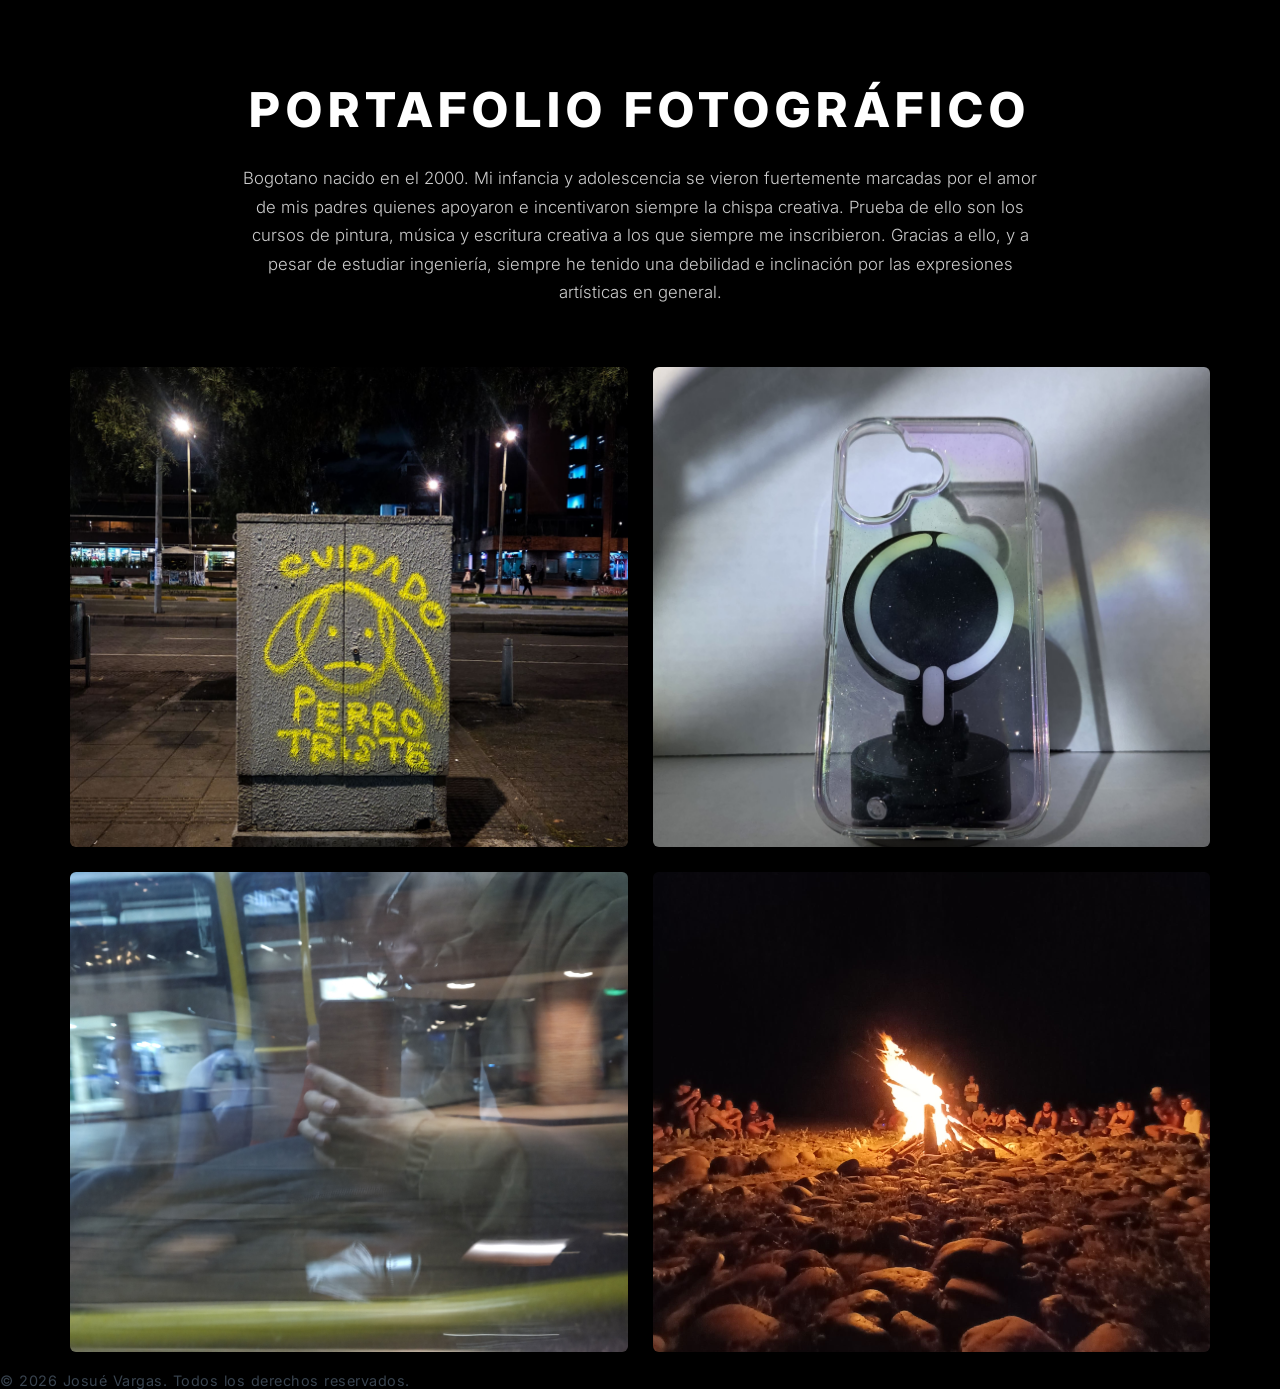
<file: index.html>
<!DOCTYPE html>
<html lang="es">
<head>
    <meta charset="UTF-8">
    <meta name="viewport" content="width=device-width, initial-scale=1.0">
    <title>Portafolio Fotográfico</title>
    <link rel="preconnect" href="https://fonts.googleapis.com">
    <link rel="preconnect" href="https://fonts.gstatic.com" crossorigin>
    <link href="https://fonts.googleapis.com/css2?family=Inter:wght@300;400;700;800&display=swap" rel="stylesheet">
    <link rel="stylesheet" href="estilos.css">
</head>
<body>

    <header class="header-portfolio">
        <h1 class="titulo-principal">PORTAFOLIO FOTOGRÁFICO</h1>
        
        <div class="autobiografia">
            <p>
                Bogotano nacido en el 2000. Mi infancia y adolescencia se vieron fuertemente marcadas por el amor de mis 
		padres quienes apoyaron e incentivaron siempre la chispa creativa. Prueba de ello son los cursos de
		pintura, música y escritura creativa a los que siempre me inscribieron. Gracias a ello, y a pesar de
		estudiar ingeniería, siempre he tenido una debilidad e inclinación por las expresiones artísticas en
		general.
            </p>
        </div>
    </header>

    <main class="contenedor-grid-2x2">
        
        <a href="urbana.html" class="tarjeta">
            <img src="imagenes/portada-urbana.jpg" alt="Portafolio de Urbana">
            <div class="capa-texto">
                <h3>URBANA</h3>
            </div>
        </a>

        <a href="producto.html" class="tarjeta">
            <img src="imagenes/portada-producto.jpg" alt="Portafolio de Producto">
            <div class="capa-texto">
                <h3>PRODUCTO</h3>
            </div>
        </a>

        <a href="conceptual.html" class="tarjeta">
            <img src="imagenes/portada-conceptual.jpg" alt="Portafolio de Conceptual">
            <div class="capa-texto">
                <h3>CONCEPTUAL</h3>
            </div>
        </a>

        <a href="naturaleza.html" class="tarjeta">
            <img src="imagenes/portada-naturaleza.jpg" alt="Portafolio Naturaleza">
            <div class="capa-texto">
                <h3>NATURALEZA</h3>
            </div>
        </a>

    </main>

    <footer class="pie-pagina">
        <p>&copy; 2026 Josué Vargas. Todos los derechos reservados.</p>
    </footer>

</body>
</html>
</file>
<file: estilos.css>
/* ==========================================
   1. CONFIGURACIÓN GENERAL (Fondo Negro Puro)
   ========================================== */
body {
    background-color: #000000; /* Fondo negro absoluto */
    color: #ffffff;
    font-family: 'Inter', sans-serif;
    margin: 0;
    padding: 0;
    box-sizing: border-box;
}

/* ==========================================
   2. ENCABEZADO (Estilo fiel a tu imagen)
   ========================================== */
.header-portfolio {
    text-align: center;
    padding: 80px 20px 40px 20px;
    max-width: 800px;
    margin: 0 auto;
}

.titulo-principal {
    font-size: 3rem;
    font-weight: 800;
    letter-spacing: 6px; /* Espaciado premium entre letras */
    margin: 0 0 25px 0;
    color: #ffffff;
}

.autobiografia p {
    font-size: 1.05rem;
    font-weight: 300;
    line-height: 1.7;
    color: #cccccc; /* Gris suave elegante para lectura */
    margin: 0;
    text-align: center;
}

/* ==========================================
   3. CUADRÍCULA MAESTRA DE 2x2
   ========================================== */
.contenedor-grid-2x2 {
    display: grid;
    grid-template-columns: 1fr 1fr; /* Dos columnas exactas */
    gap: 25px;
    max-width: 1140px;
    margin: 0 auto;
    padding: 20px;
}

.tarjeta {
    position: relative;
    height: 480px;
    overflow: hidden;
    border-radius: 6px;
    text-decoration: none;
    background-color: #0a0a0a;
}

.tarjeta img {
    width: 100%;
    height: 100%;
    object-fit: cover;
    display: block;
    transition: transform 0.6s cubic-bezier(0.25, 1, 0.5, 1);
}

.capa-texto {
    position: absolute;
    top: 0; left: 0;
    width: 100%; height: 100%;
    background: rgba(0, 0, 0, 0.55);
    display: flex;
    align-items: center;
    justify-content: center;
    opacity: 0;
    transition: opacity 0.4s ease;
}

.capa-texto h3 {
    color: #ffffff;
    font-size: 1.8rem;
    font-weight: 700;
    letter-spacing: 4px;
    margin: 0;
}

/* ==========================================
   4. EFECTOS INTERACTIVOS (Hover)
   ========================================== */
.tarjeta:hover .capa-texto {
    opacity: 1;
}

.tarjeta:hover img {
    transform: scale(1.05); /* Zoom sutil */
}

/* ==========================================
   5. DISEÑO RESPONSIVO (Ajuste Celulares)
   ========================================== */
@media (max-width: 768px) {
    .titulo-principal {
        font-size: 2rem;
        letter-spacing: 4px;
    }
    
    .contenedor-grid-2x2 {
        grid-template-columns: 1fr; /* Una columna en celulares */
        gap: 15px;
    }
    
    .tarjeta {
        height: 350px;
    }
} outdoors

/* ==========================================
   6. PIE DE PÁGINA (Ajustado fielmente a la imagen)
   ========================================== */
.pie-pagina {
    text-align: center;
    padding: 80px 20px 60px 20px; /* Buen espacio al final */
}

.pie-pagina p {
    margin: 0;
    font-size: 0.9rem;
    font-weight: 400;
    color: #38434f; /* Color gris oscuro/azulado exacto de tu captura */
    letter-spacing: 0.5px;
    word-spacing: 1px;
}

/* ==========================================
   7. ESTILOS PARA LAS PÁGINAS INTERNAS (V2)
   ========================================== */

/* Botón de volver al inicio (Solo Flecha Minimalista) */
.nav-regresar {
    padding: 40px 20px 0 20px;
    max-width: 1200px;
    margin: 0 auto;
    text-align: left;
}

.enlace-volver {
    color: #38434f; /* Gris azulado de tu copyright */
    text-decoration: none;
    font-size: 1.5rem; /* Flecha más visible */
    transition: color 0.3s ease, transform 0.3s ease;
    display: inline-block;
}

.enlace-volver:hover {
    color: #ffffff;
    transform: translateX(-5px); /* Pequeño movimiento a la izquierda al pasar el mouse */
}

/* Título de la categoría (Centrado y Más Grande) */
.titulo-categoria {
    font-size: 4.5rem; /* Mucho más grande y dramático */
    font-weight: 800;
    letter-spacing: 10px; /* Espaciado extra para elegancia */
    text-align: center;
    margin: 20px 0 80px 0;
    color: #ffffff;
    text-transform: uppercase;
}

/* Contenedor de la galería (Grid de 3 ítems por fila) */
.galeria-interna {
    display: grid;
    grid-template-columns: repeat(3, 1fr); /* 3 columnas exactas */
    gap: 15px; /* Espacio más estrecho para look editorial */
    max-width: 1200px;
    margin: 0 auto;
    padding: 0 20px 80px 20px;
}

.foto-item {
    width: 100%;
    aspect-ratio: 1 / 1; /* Opcional: las hace cuadradas para orden perfecto */
    object-fit: cover;
    border-radius: 2px;
    transition: filter 0.4s ease;
}

.foto-item:hover {
    filter: brightness(1.2);
}

/* Ajuste móvil */
@media (max-width: 900px) {
    .titulo-categoria { font-size: 2.5rem; letter-spacing: 5px; }
    .galeria-interna { grid-template-columns: 1fr 1fr; } /* 2 columnas en tablets */
}

@media (max-width: 600px) {
    .galeria-interna { grid-template-columns: 1fr; } /* 1 columna en celulares */
}

/* ==========================================
   8. EFECTO LIGHTBOX (FOTO A TAMAÑO COMPLETO)
   ========================================== */

/* Capa de fondo que cubre toda la pantalla */
.lightbox {
    display: none; /* Oculto por defecto */
    position: fixed;
    top: 0;
    left: 0;
    width: 100%;
    height: 100%;
    background-color: rgba(0, 0, 0, 0.85); /* Fondo negro traslúcido */
    backdrop-filter: blur(10px); /* Aquí ocurre la magia del fondo borroso */
    z-index: 2000; /* Se asegura de estar por encima de todo */
    justify-content: center;
    align-items: center;
}

/* Estado activo: se activa mediante JavaScript */
.lightbox.activo {
    display: flex;
}

/* Contenedor de la imagen ampliada */
.lightbox-contenido {
    max-width: 90%;
    max-height: 85vh;
    border-radius: 4px;
    box-shadow: 0 10px 30px rgba(0, 0, 0, 0.8);
    object-fit: contain; /* Evita que la foto se recorte; muestra su tamaño 100% proporcional */
    transform: scale(0.9);
    transition: transform 0.3s ease;
}

/* Animación sutil de apertura para la foto */
.lightbox.activo .lightbox-contenido {
    transform: scale(1);
}

/* Botón de cierre (Equis / Regreso) */
.lightbox-cerrar {
    position: absolute;
    top: 30px;
    right: 40px;
    color: #ffffff;
    font-size: 2.5rem;
    cursor: pointer;
    transition: color 0.3s ease, transform 0.3s ease;
}

.lightbox-cerrar:hover {
    color: #38434f; /* Mismo gris que usamos en tus botones de regreso */
    transform: scale(1.1);
}

/* ==========================================
   9. BOTONES DE NAVEGACIÓN EN EL LIGHTBOX
   ========================================== */

/* Estilo general para ambas flechas */
.lightbox-flecha {
    position: absolute;
    top: 50%;
    transform: translateY(-50%);
    color: #38434f; /* Tu gris azulado característico */
    font-size: 3rem;
    cursor: pointer;
    transition: color 0.3s ease, transform 0.3s ease;
    user-select: none; /* Evita que se seleccione el texto al hacer clics rápidos */
    padding: 20px;
    z-index: 2100;
}

.lightbox-flecha:hover {
    color: #ffffff; /* Brilla en blanco al pasar el mouse */
}

/* Posición de la flecha izquierda */
.flecha-izq {
    left: 20px;
}
.flecha-izq:hover {
    transform: translateY(-50%) scale(1.1) translateX(-5px); /* Efecto dinámico hacia la izquierda */
}

/* Posición de la flecha derecha */
.flecha-der {
    right: 20px;
}
.flecha-der:hover {
    transform: translateY(-50%) scale(1.1) translateX(5px); /* Efecto dinámico hacia la derecha */
}

/* Ajuste para que en celulares las flechas no estorben sobre la imagen */
@media (max-width: 768px) {
    .lightbox-flecha {
        font-size: 2rem;
        padding: 10px;
        background-color: rgba(0, 0, 0, 0.4); /* Fondo sutil para legibilidad en móvil */
        border-radius: 50%;
    }
    .flecha-izq { left: 10px; }
    .flecha-der { right: 10px; }
}
</file>
